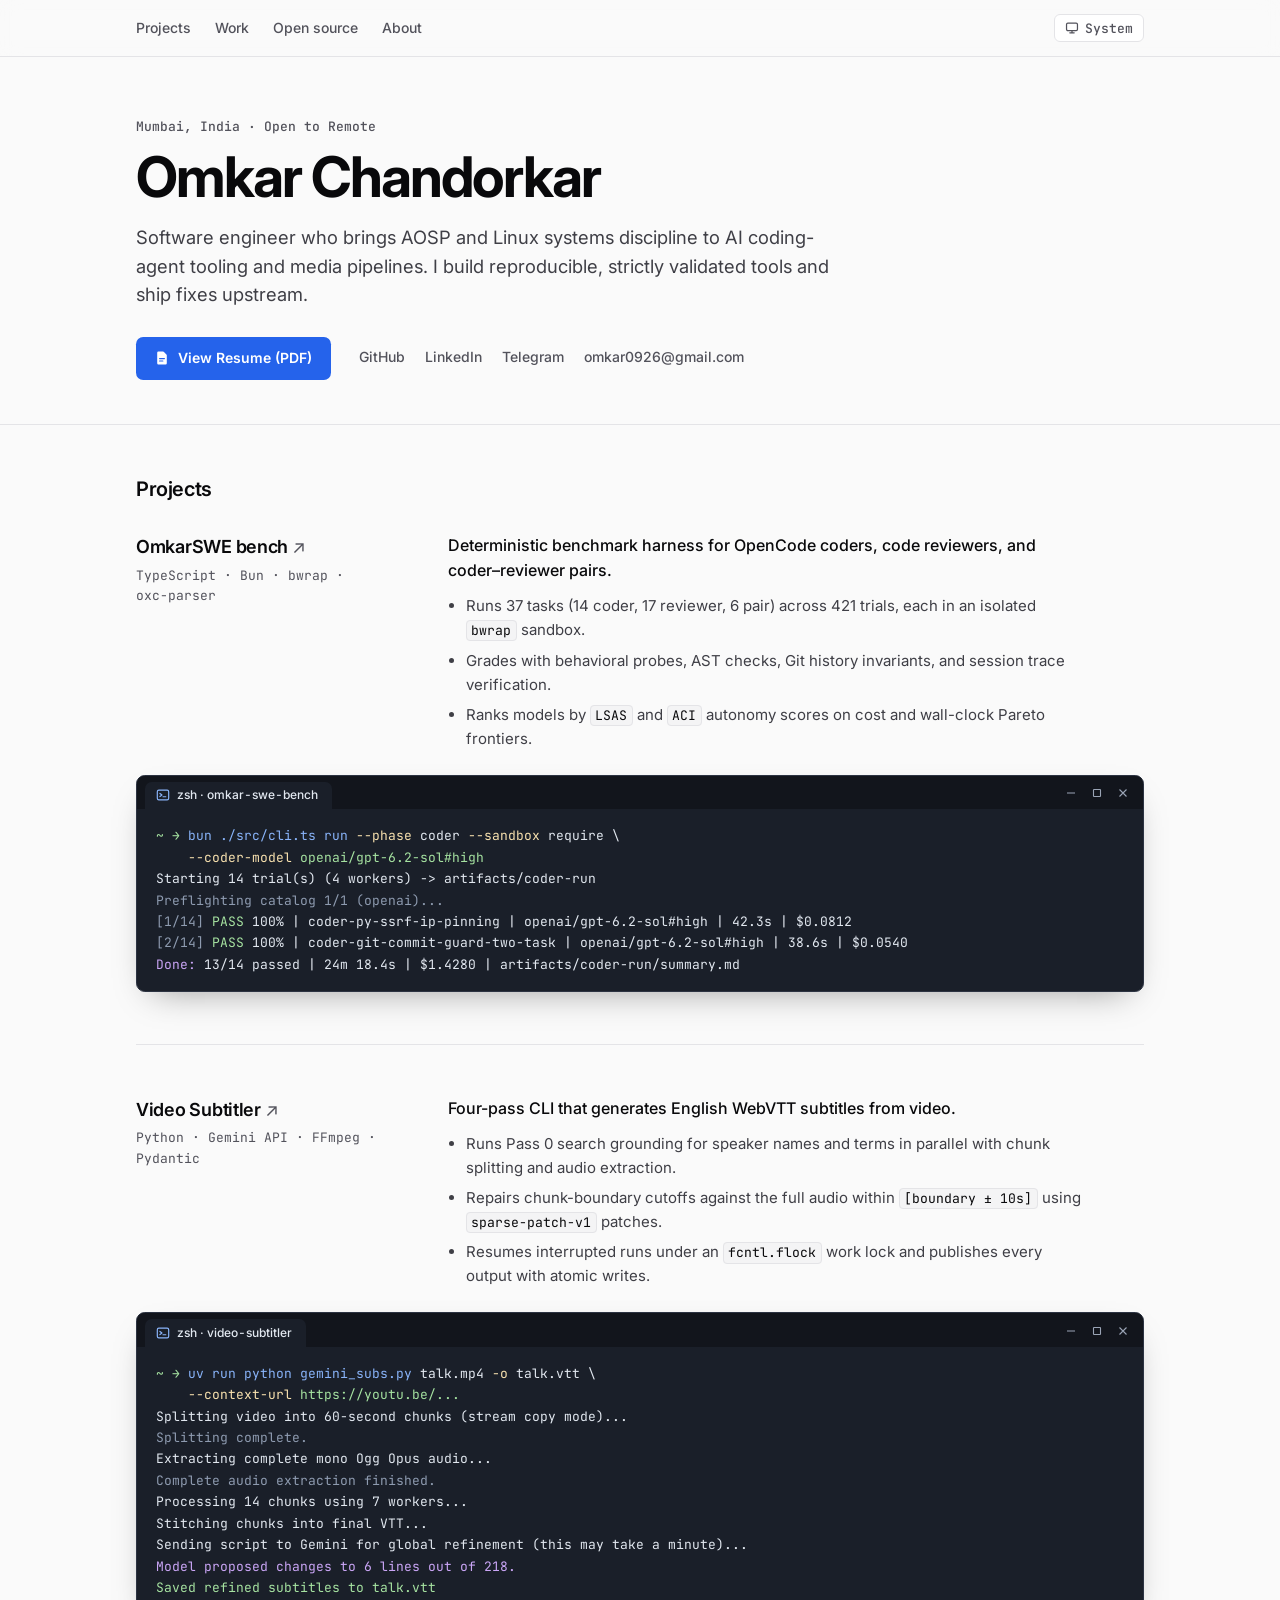
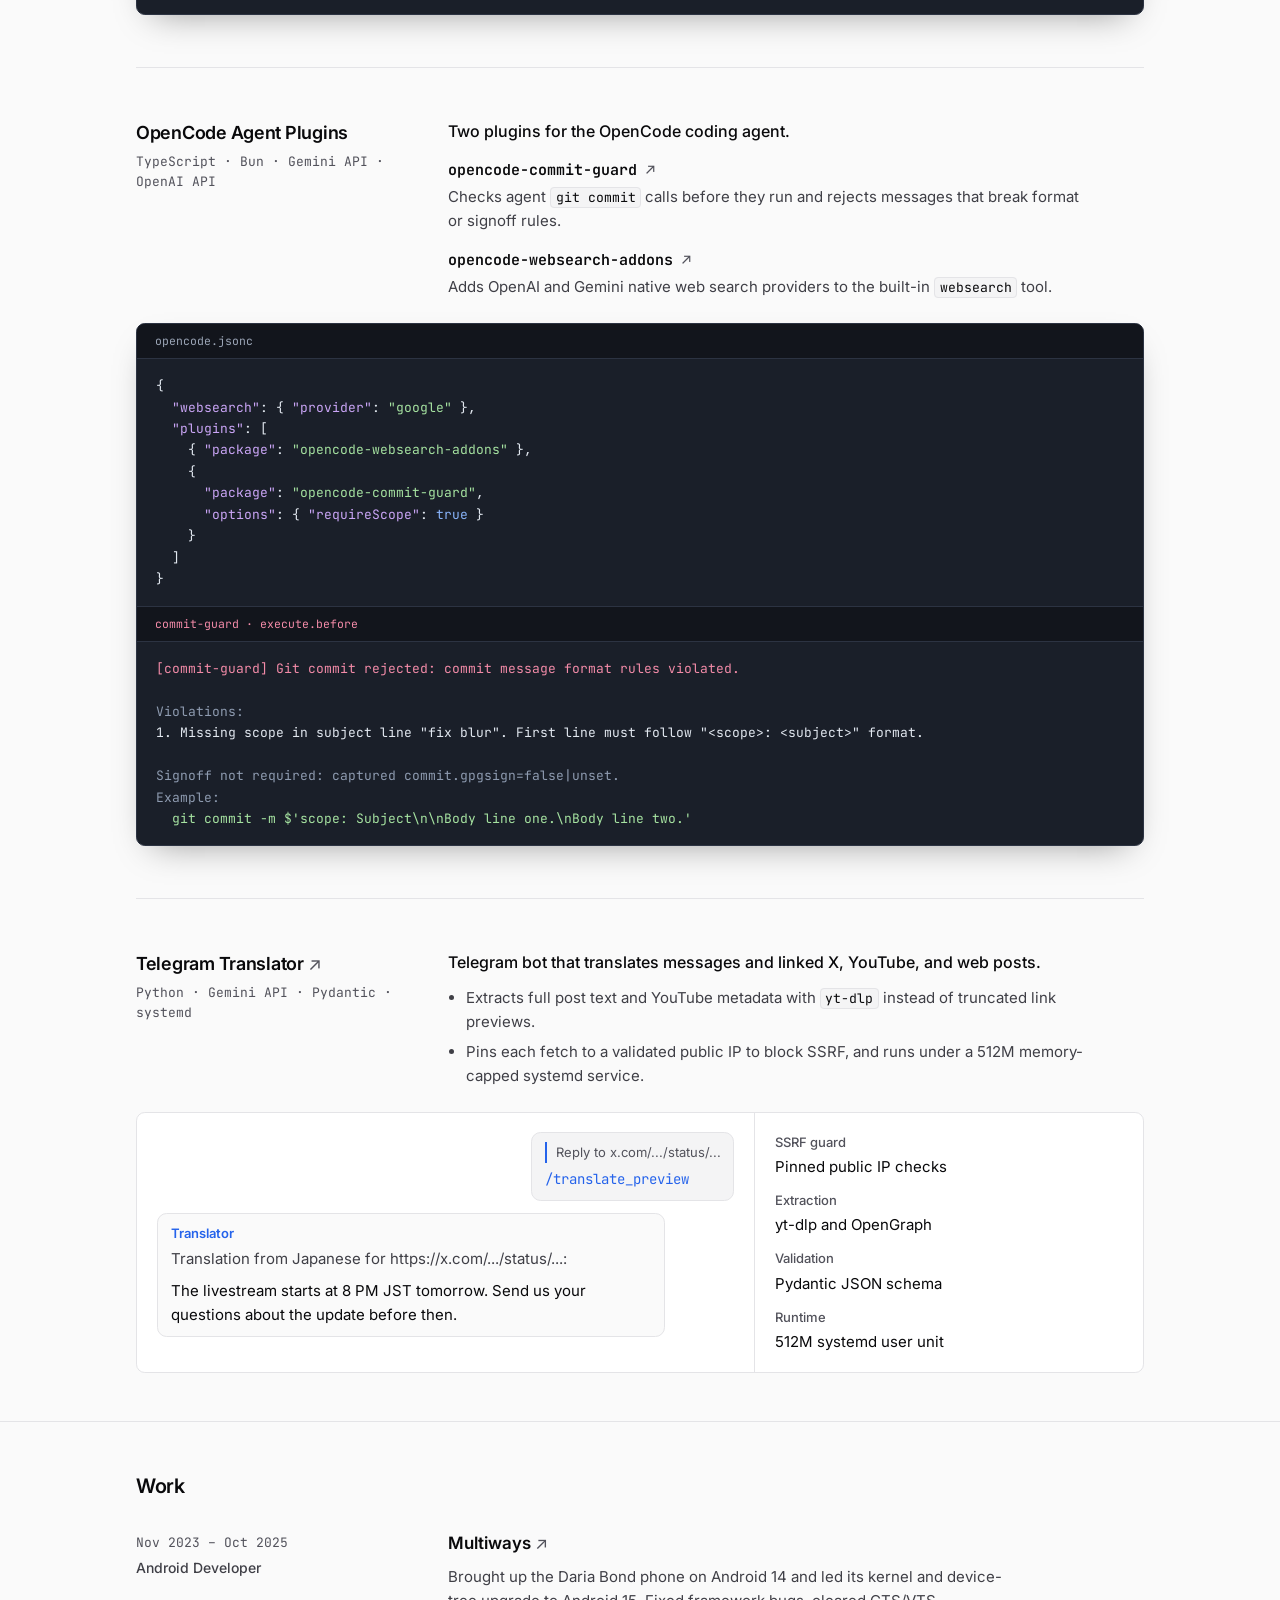
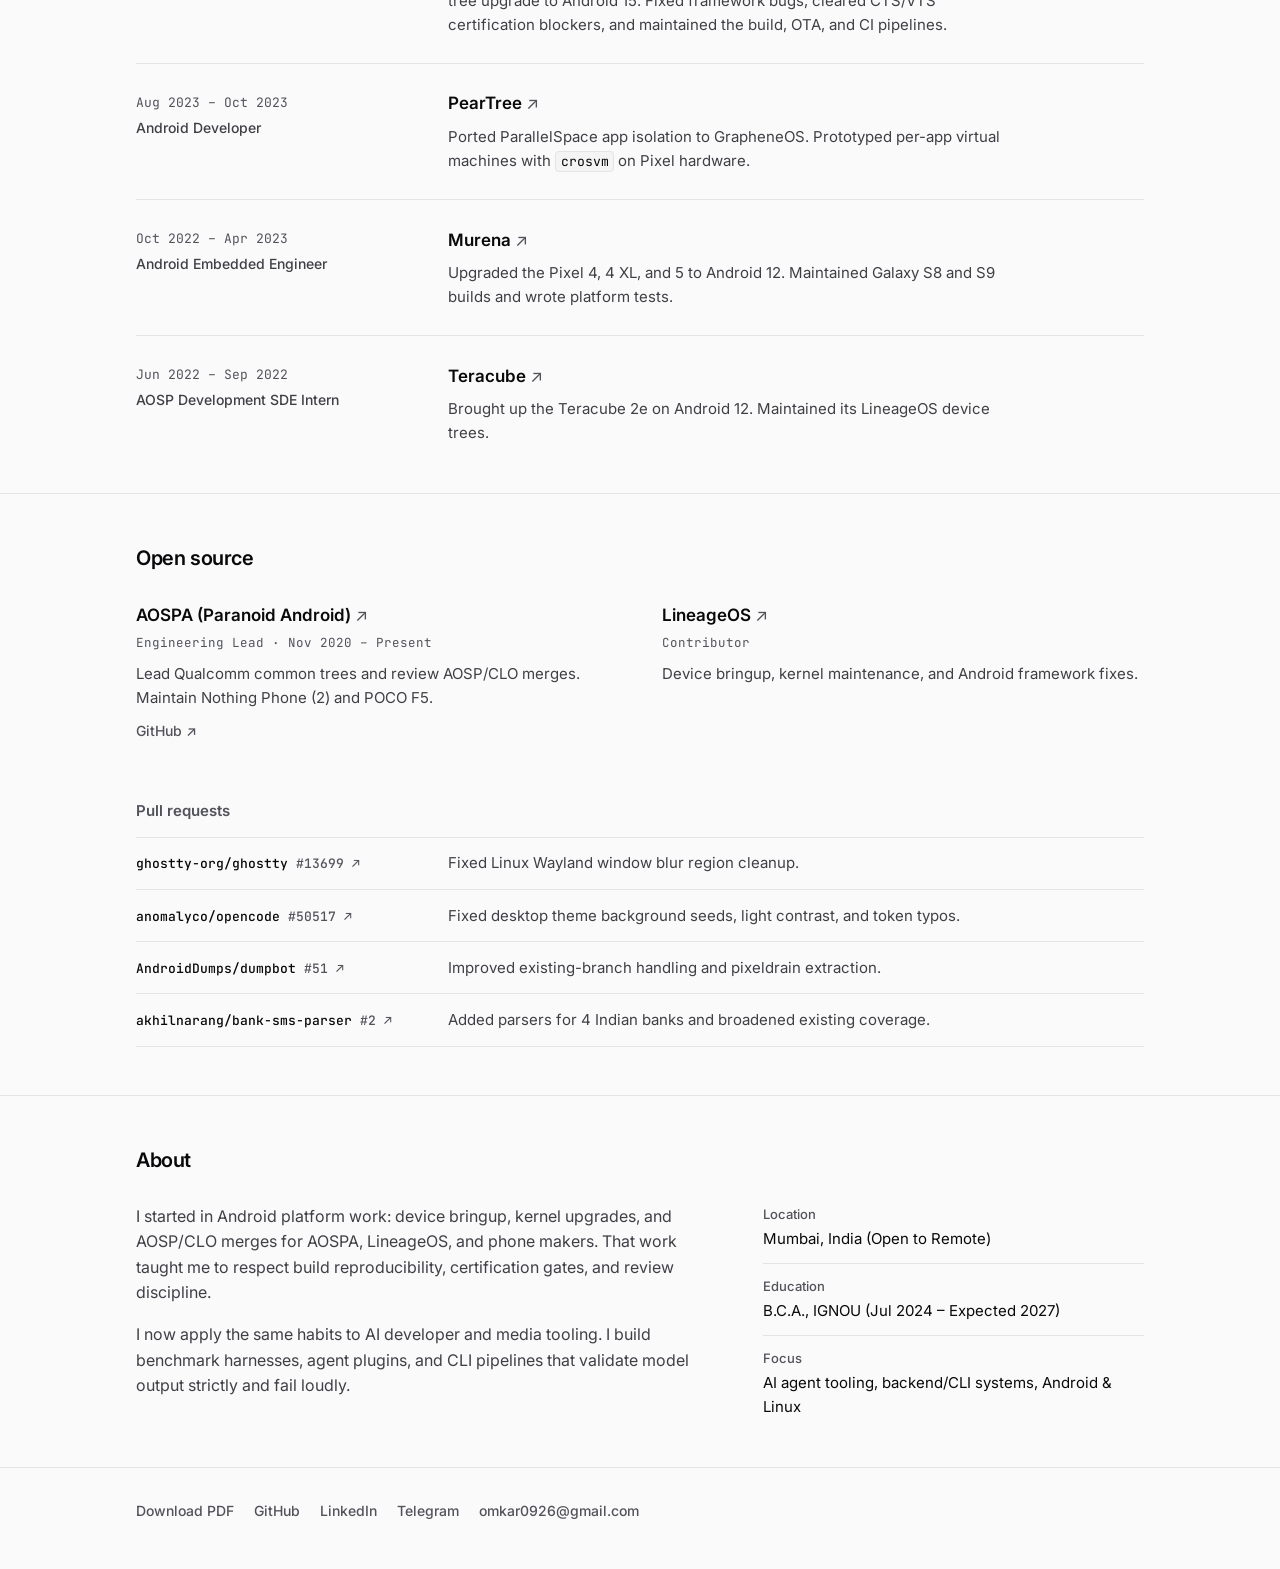
<file: web/index.html>
<!DOCTYPE html>
<html lang="en">
<head>
  <meta charset="UTF-8">
  <meta name="viewport" content="width=device-width, initial-scale=1.0">
  <title>Omkar Chandorkar — Software Engineer</title>
  <meta name="description" content="Omkar Chandorkar — Software engineer building AI coding-agent tooling, media utilities, and Android and Linux systems.">
  <link rel="canonical" href="https://gotenksin.github.io/resume/">
  <meta name="theme-color" content="#fafafa" media="(prefers-color-scheme: light)">
  <meta name="theme-color" content="#09090b" media="(prefers-color-scheme: dark)">
  <meta property="og:title" content="Omkar Chandorkar — Software Engineer">
  <meta property="og:description" content="Software engineer building AI coding-agent tooling, media utilities, and Android and Linux systems.">
  <meta property="og:type" content="website">
  <meta property="og:url" content="https://gotenksin.github.io/resume/">
  <meta property="og:image" content="https://gotenksin.github.io/resume/og-image.png">
  <meta property="og:image:width" content="1200">
  <meta property="og:image:height" content="630">
  <meta property="og:image:alt" content="Omkar Chandorkar — Software Engineer, Systems and AI Tooling">
  <meta name="twitter:card" content="summary_large_image">
  <link rel="icon" href="data:image/svg+xml,%3Csvg xmlns='http://www.w3.org/2000/svg' viewBox='0 0 32 32'%3E%3Crect width='32' height='32' rx='7' fill='%2309090b'/%3E%3Ctext x='16' y='21.5' text-anchor='middle' font-family='monospace' font-size='14' font-weight='700' fill='%23f4f4f5'%3EOC%3C/text%3E%3C/svg%3E">
  <link rel="preconnect" href="https://fonts.googleapis.com">
  <link rel="preconnect" href="https://fonts.gstatic.com" crossorigin>
  <link href="https://fonts.googleapis.com/css2?family=Inter:wght@400;500;600;700&family=JetBrains+Mono:wght@400;500;600&display=swap" rel="stylesheet">
  <script>
    (() => {
      try {
        const t = localStorage.getItem("theme");
        if (t === "light" || t === "dark") document.documentElement.dataset.theme = t;
      } catch {}
    })();
  </script>
  <link rel="stylesheet" href="styles.css">
  <script src="app.js" defer></script>
</head>
<body>
  <a class="skip-link" href="#main-content">Skip to content</a>

  <svg style="display:none" aria-hidden="true">
    <symbol id="i-monitor" viewBox="0 0 16 16">
      <g fill="none" stroke="currentColor" stroke-width="1.4" stroke-linecap="round" stroke-linejoin="round">
        <rect x="1.75" y="2.5" width="12.5" height="8.5" rx="1.5" />
        <path d="M5.5 13.5h5M8 11v2.5" />
      </g>
    </symbol>
    <symbol id="i-sun" viewBox="0 0 16 16">
      <g fill="none" stroke="currentColor" stroke-width="1.4" stroke-linecap="round">
        <circle cx="8" cy="8" r="2.75" />
        <path d="M8 1.5v1.5M8 13v1.5M1.5 8H3M13 8h1.5M3.4 3.4l1.06 1.06M11.54 11.54l1.06 1.06M3.4 12.6l1.06-1.06M11.54 4.46l1.06-1.06" />
      </g>
    </symbol>
    <symbol id="i-moon" viewBox="0 0 16 16">
      <path d="M13.5 9.6A5.75 5.75 0 0 1 6.4 2.5a5.75 5.75 0 1 0 7.1 7.1Z" fill="none" stroke="currentColor" stroke-width="1.4" stroke-linejoin="round" />
    </symbol>
    <symbol id="i-shell" viewBox="0 0 16 16">
      <g fill="none" stroke="currentColor" stroke-width="1.35" stroke-linecap="round" stroke-linejoin="round">
        <rect x="1.5" y="2.5" width="13" height="11" rx="1.8" />
        <path d="M4.5 6.2 6.8 8 4.5 9.8M8 10h3.2" />
      </g>
    </symbol>
    <symbol id="i-min" viewBox="0 0 10 10">
      <path d="M1 5h8" stroke="currentColor" stroke-width="1.1" />
    </symbol>
    <symbol id="i-max" viewBox="0 0 10 10">
      <rect x="1.5" y="1.5" width="7" height="7" rx="0.6" fill="none" stroke="currentColor" stroke-width="1.1" />
    </symbol>
    <symbol id="i-close" viewBox="0 0 10 10">
      <path d="M1.5 1.5l7 7M8.5 1.5l-7 7" stroke="currentColor" stroke-width="1.1" />
    </symbol>
    <symbol id="i-file" viewBox="0 0 20 20">
      <path fill="currentColor" fill-rule="evenodd" d="M4 3.5A1.5 1.5 0 0 1 5.5 2h5.88a1.5 1.5 0 0 1 1.06.44l3.12 3.12a1.5 1.5 0 0 1 .44 1.06v9.88a1.5 1.5 0 0 1-1.5 1.5h-9A1.5 1.5 0 0 1 4 16.5v-13ZM7 10a.75.75 0 0 0 0 1.5h6a.75.75 0 0 0 0-1.5H7Zm0 3a.75.75 0 0 0 0 1.5h4a.75.75 0 0 0 0-1.5H7Z" clip-rule="evenodd" />
    </symbol>
  </svg>

  <header class="top-bar">
    <div class="wrap top-bar-inner">
      <nav class="site-nav" aria-label="Primary">
        <a href="#projects">Projects</a>
        <a href="#work">Work</a>
        <a href="#open-source">Open source</a>
        <a href="#about">About</a>
      </nav>
      <button type="button" class="theme-toggle" data-theme-toggle aria-label="Color theme: System. Click to switch.">
        <svg aria-hidden="true"><use data-theme-icon href="#i-monitor" /></svg>
        <span data-theme-label>System</span>
      </button>
    </div>
  </header>

  <main id="main-content" tabindex="-1">
    <section class="hero" aria-label="Introduction">
      <div class="wrap">
        <p class="eyebrow">Mumbai, India · Open to Remote</p>
        <h1 class="hero-name">Omkar Chandorkar</h1>
        <p class="hero-bio">
          Software engineer who brings AOSP and Linux systems discipline to AI coding-agent tooling and media pipelines.
          I build reproducible, strictly validated tools and ship fixes upstream.
        </p>

        <div class="hero-actions">
          <a href="Omkar_Chandorkar.pdf" target="_blank" rel="noopener noreferrer" class="btn-primary">
            <svg aria-hidden="true"><use href="#i-file" /></svg>
            View Resume (PDF)
          </a>
          <div class="contact-links">
            <a href="https://github.com/gotenksIN" target="_blank" rel="noopener noreferrer">GitHub</a>
            <a href="https://www.linkedin.com/in/omkarch" target="_blank" rel="noopener noreferrer">LinkedIn</a>
            <a href="https://t.me/gotenksIN" target="_blank" rel="noopener noreferrer">Telegram</a>
            <a href="mailto:omkar0926@gmail.com">omkar0926@gmail.com</a>
          </div>
        </div>
      </div>
    </section>

    <section id="projects" class="section" aria-labelledby="projects-heading">
      <div class="wrap">
        <h2 id="projects-heading" class="section-title">Projects</h2>

        <div class="projects-grid">
          <article class="project-row">
            <div class="project-header">
              <div class="project-meta">
                <div class="project-title-row">
                  <h3>
                    <a href="https://github.com/gotenksIN/omkar-swe-bench" target="_blank" rel="noopener noreferrer">
                      OmkarSWE bench <span class="ext" aria-hidden="true">↗</span>
                    </a>
                  </h3>
                </div>
                <p class="stack-line">TypeScript · Bun · bwrap · <span class="nowrap">oxc-parser</span></p>
              </div>
              <div class="project-details">
                <p class="project-summary">Deterministic benchmark harness for OpenCode coders, code reviewers, and coder–reviewer pairs.</p>
                <ul class="bullet-list">
                  <li>Runs 37 tasks (14 coder, 17 reviewer, 6 pair) across 421 trials, each in an isolated <code>bwrap</code> sandbox.</li>
                  <li>Grades with behavioral probes, AST checks, Git history invariants, and session trace verification.</li>
                  <li>Ranks models by <code>LSAS</code> and <code>ACI</code> autonomy scores on cost and wall-clock Pareto frontiers.</li>
                </ul>
              </div>
            </div>

            <figure class="preview">
              <div class="terminal">
                <div class="wt-titlebar" aria-hidden="true">
                  <div class="wt-tab">
                    <svg class="wt-tab-icon"><use href="#i-shell" /></svg>
                    <span class="wt-tab-title">zsh · omkar-swe-bench</span>
                  </div>
                  <div class="wt-caption">
                    <svg><use href="#i-min" /></svg>
                    <svg><use href="#i-max" /></svg>
                    <svg><use href="#i-close" /></svg>
                  </div>
                </div>
                <pre class="terminal-body" tabindex="0"><code><span class="t-prompt">~ →</span> <span class="t-cmd">bun ./src/cli.ts run</span> <span class="t-flag">--phase</span> coder <span class="t-flag">--sandbox</span> require \
    <span class="t-flag">--coder-model</span> <span class="t-str">openai/gpt-6.2-sol#high</span>
Starting 14 trial(s) (4 workers) -&gt; artifacts/coder-run
<span class="t-dim">Preflighting catalog 1/1 (openai)...</span>
<span class="t-dim">[1/14]</span> <span class="t-ok">PASS</span> 100% | coder-py-ssrf-ip-pinning | openai/gpt-6.2-sol#high | 42.3s | $0.0812
<span class="t-dim">[2/14]</span> <span class="t-ok">PASS</span> 100% | coder-git-commit-guard-two-task | openai/gpt-6.2-sol#high | 38.6s | $0.0540
<span class="t-key">Done:</span> 13/14 passed | 24m 18.4s | $1.4280 | artifacts/coder-run/summary.md</code></pre>
              </div>
              <figcaption class="sr-only">Terminal output of an OmkarSWE bench coder run with 14 sandboxed trials.</figcaption>
            </figure>
          </article>

          <article class="project-row">
            <div class="project-header">
              <div class="project-meta">
                <div class="project-title-row">
                  <h3>
                    <a href="https://github.com/gotenksIN/video-subtitler" target="_blank" rel="noopener noreferrer">
                      Video Subtitler <span class="ext" aria-hidden="true">↗</span>
                    </a>
                  </h3>
                </div>
                <p class="stack-line">Python · Gemini API · FFmpeg · Pydantic</p>
              </div>
              <div class="project-details">
                <p class="project-summary">Four-pass CLI that generates English WebVTT subtitles from video.</p>
                <ul class="bullet-list">
                  <li>Runs Pass 0 search grounding for speaker names and terms in parallel with chunk splitting and audio extraction.</li>
                  <li>Repairs chunk-boundary cutoffs against the full audio within <code>[boundary ± 10s]</code> using <code>sparse-patch-v1</code> patches.</li>
                  <li>Resumes interrupted runs under an <code>fcntl.flock</code> work lock and publishes every output with atomic writes.</li>
                </ul>
              </div>
            </div>

            <figure class="preview">
              <div class="terminal">
                <div class="wt-titlebar" aria-hidden="true">
                  <div class="wt-tab">
                    <svg class="wt-tab-icon"><use href="#i-shell" /></svg>
                    <span class="wt-tab-title">zsh · video-subtitler</span>
                  </div>
                  <div class="wt-caption">
                    <svg><use href="#i-min" /></svg>
                    <svg><use href="#i-max" /></svg>
                    <svg><use href="#i-close" /></svg>
                  </div>
                </div>
                <pre class="terminal-body" tabindex="0"><code><span class="t-prompt">~ →</span> <span class="t-cmd">uv run python gemini_subs.py</span> talk.mp4 <span class="t-flag">-o</span> talk.vtt \
    <span class="t-flag">--context-url</span> <span class="t-str">https://youtu.be/...</span>
Splitting video into 60-second chunks (stream copy mode)...
<span class="t-dim">Splitting complete.</span>
Extracting complete mono Ogg Opus audio...
<span class="t-dim">Complete audio extraction finished.</span>
Processing 14 chunks using 7 workers...
Stitching chunks into final VTT...
Sending script to Gemini for global refinement (this may take a minute)...
<span class="t-key">Model proposed changes to 6 lines out of 218.</span>
<span class="t-ok">Saved refined subtitles to talk.vtt</span></code></pre>
              </div>
              <figcaption class="sr-only">Terminal output of a Video Subtitler run that splits, transcribes, and refines a talk.</figcaption>
            </figure>
          </article>

          <article class="project-row">
            <div class="project-header">
              <div class="project-meta">
                <div class="project-title-row">
                  <h3>OpenCode Agent Plugins</h3>
                </div>
                <p class="stack-line">TypeScript · Bun · Gemini API · OpenAI API</p>
              </div>
              <div class="project-details">
                <p class="project-summary">Two plugins for the OpenCode coding agent.</p>
                <ul class="plugin-list">
                  <li>
                    <h4>
                      <a href="https://github.com/gotenksIN/opencode-commit-guard" target="_blank" rel="noopener noreferrer">
                        opencode-commit-guard <span class="ext" aria-hidden="true">↗</span>
                      </a>
                    </h4>
                    <p>Checks agent <code>git commit</code> calls before they run and rejects messages that break format or signoff rules.</p>
                  </li>
                  <li>
                    <h4>
                      <a href="https://github.com/gotenksIN/opencode-websearch-addons" target="_blank" rel="noopener noreferrer">
                        opencode-websearch-addons <span class="ext" aria-hidden="true">↗</span>
                      </a>
                    </h4>
                    <p>Adds OpenAI and Gemini native web search providers to the built-in <code>websearch</code> tool.</p>
                  </li>
                </ul>
              </div>
            </div>

            <figure class="preview">
              <div class="terminal">
                <div class="pane-label" aria-hidden="true">opencode.jsonc</div>
                <pre class="terminal-body" tabindex="0"><code>{
  <span class="t-key">"websearch"</span>: { <span class="t-key">"provider"</span>: <span class="t-str">"google"</span> },
  <span class="t-key">"plugins"</span>: [
    { <span class="t-key">"package"</span>: <span class="t-str">"opencode-websearch-addons"</span> },
    {
      <span class="t-key">"package"</span>: <span class="t-str">"opencode-commit-guard"</span>,
      <span class="t-key">"options"</span>: { <span class="t-key">"requireScope"</span>: <span class="t-cmd">true</span> }
    }
  ]
}</code></pre>
                <div class="pane-label pane-label-error" aria-hidden="true">commit-guard · execute.before</div>
                <pre class="terminal-body" tabindex="0"><code><span class="t-err">[commit-guard] Git commit rejected: commit message format rules violated.</span>

<span class="t-dim">Violations:</span>
1. Missing scope in subject line "fix blur". First line must follow "&lt;scope&gt;: &lt;subject&gt;" format.

<span class="t-dim">Signoff not required: captured commit.gpgsign=false|unset.</span>
<span class="t-dim">Example:</span>
  <span class="t-ok">git commit -m $'scope: Subject\n\nBody line one.\nBody line two.'</span></code></pre>
              </div>
              <figcaption class="sr-only">An opencode.jsonc file that enables both plugins, and the error commit guard returns for the commit message "fix blur".</figcaption>
            </figure>
          </article>

          <article class="project-row">
            <div class="project-header">
              <div class="project-meta">
                <div class="project-title-row">
                  <h3>
                    <a href="https://github.com/gotenksIN/telegram-translator" target="_blank" rel="noopener noreferrer">
                      Telegram Translator <span class="ext" aria-hidden="true">↗</span>
                    </a>
                  </h3>
                </div>
                <p class="stack-line">Python · Gemini API · Pydantic · systemd</p>
              </div>
              <div class="project-details">
                <p class="project-summary">Telegram bot that translates messages and linked X, YouTube, and web posts.</p>
                <ul class="bullet-list">
                  <li>Extracts full post text and YouTube metadata with <code>yt-dlp</code> instead of truncated link previews.</li>
                  <li>Pins each fetch to a validated public IP to block SSRF, and runs under a 512M memory-capped systemd service.</li>
                </ul>
              </div>
            </div>

            <figure class="preview">
              <div class="tg-card">
                <div class="tg-thread">
                  <div class="tg-msg tg-msg-out">
                    <p class="tg-quote">Reply to x.com/.../status/...</p>
                    <p class="tg-command">/translate_preview</p>
                  </div>
                  <div class="tg-msg tg-msg-in">
                    <p class="tg-sender">Translator</p>
                    <p class="tg-source">Translation from Japanese for https://x.com/.../status/...:</p>
                    <p>The livestream starts at 8 PM JST tomorrow. Send us your questions about the update before then.</p>
                  </div>
                </div>
                <dl class="tg-specs">
                  <div>
                    <dt>SSRF guard</dt>
                    <dd>Pinned public IP checks</dd>
                  </div>
                  <div>
                    <dt>Extraction</dt>
                    <dd>yt-dlp and OpenGraph</dd>
                  </div>
                  <div>
                    <dt>Validation</dt>
                    <dd>Pydantic JSON schema</dd>
                  </div>
                  <div>
                    <dt>Runtime</dt>
                    <dd>512M systemd user unit</dd>
                  </div>
                </dl>
              </div>
              <figcaption class="sr-only">A Telegram chat where a /translate_preview reply to an X post returns an English translation from Japanese.</figcaption>
            </figure>
          </article>
        </div>
      </div>
    </section>

    <section id="work" class="section" aria-labelledby="work-heading">
      <div class="wrap">
        <h2 id="work-heading" class="section-title">Work</h2>

        <div class="work-list">
          <article class="work-item">
            <div class="work-meta">
              <span class="work-date">Nov 2023 – Oct 2025</span>
              <span class="work-role">Android Developer</span>
            </div>
            <div class="work-content">
              <h3>
                <a href="https://multiways.io/" target="_blank" rel="noopener noreferrer">
                  Multiways <span class="ext" aria-hidden="true">↗</span>
                </a>
              </h3>
              <p>Brought up the Daria Bond phone on Android 14 and led its kernel and device-tree upgrade to Android 15. Fixed framework bugs, cleared CTS/VTS certification blockers, and maintained the build, OTA, and CI pipelines.</p>
            </div>
          </article>

          <article class="work-item">
            <div class="work-meta">
              <span class="work-date">Aug 2023 – Oct 2023</span>
              <span class="work-role">Android Developer</span>
            </div>
            <div class="work-content">
              <h3>
                <a href="https://peartree.to/" target="_blank" rel="noopener noreferrer">
                  PearTree <span class="ext" aria-hidden="true">↗</span>
                </a>
              </h3>
              <p>Ported ParallelSpace app isolation to GrapheneOS. Prototyped per-app virtual machines with <code>crosvm</code> on Pixel hardware.</p>
            </div>
          </article>

          <article class="work-item">
            <div class="work-meta">
              <span class="work-date">Oct 2022 – Apr 2023</span>
              <span class="work-role">Android Embedded Engineer</span>
            </div>
            <div class="work-content">
              <h3>
                <a href="https://murena.com/" target="_blank" rel="noopener noreferrer">
                  Murena <span class="ext" aria-hidden="true">↗</span>
                </a>
              </h3>
              <p>Upgraded the Pixel 4, 4 XL, and 5 to Android 12. Maintained Galaxy S8 and S9 builds and wrote platform tests.</p>
            </div>
          </article>

          <article class="work-item">
            <div class="work-meta">
              <span class="work-date">Jun 2022 – Sep 2022</span>
              <span class="work-role">AOSP Development SDE Intern</span>
            </div>
            <div class="work-content">
              <h3>
                <a href="https://myteracube.com/" target="_blank" rel="noopener noreferrer">
                  Teracube <span class="ext" aria-hidden="true">↗</span>
                </a>
              </h3>
              <p>Brought up the Teracube 2e on Android 12. Maintained its LineageOS device trees.</p>
            </div>
          </article>
        </div>
      </div>
    </section>

    <section id="open-source" class="section" aria-labelledby="oss-heading">
      <div class="wrap">
        <h2 id="oss-heading" class="section-title">Open source</h2>

        <div class="oss-maint">
          <article class="oss-item">
            <h3>
              <a href="https://aospa.co/" target="_blank" rel="noopener noreferrer">
                AOSPA (Paranoid Android) <span class="ext" aria-hidden="true">↗</span>
              </a>
            </h3>
            <p class="oss-meta">Engineering Lead · Nov 2020 – Present</p>
            <p class="oss-desc">Lead Qualcomm common trees and review AOSP/CLO merges. Maintain Nothing Phone (2) and POCO F5.</p>
            <a class="oss-secondary" href="https://github.com/AOSPA" target="_blank" rel="noopener noreferrer">GitHub <span aria-hidden="true">↗</span></a>
          </article>

          <article class="oss-item">
            <h3>
              <a href="https://github.com/LineageOS" target="_blank" rel="noopener noreferrer">
                LineageOS <span class="ext" aria-hidden="true">↗</span>
              </a>
            </h3>
            <p class="oss-meta">Contributor</p>
            <p class="oss-desc">Device bringup, kernel maintenance, and Android framework fixes.</p>
          </article>
        </div>

        <h3 class="subsection-title">Pull requests</h3>
        <ul class="pr-list">
          <li>
            <a href="https://github.com/ghostty-org/ghostty/pull/13699" target="_blank" rel="noopener noreferrer">
              <span class="pr-repo">ghostty-org/ghostty <span class="pr-num">#13699</span> <span class="ext" aria-hidden="true">↗</span></span>
              <span class="pr-desc">Fixed Linux Wayland window blur region cleanup.</span>
            </a>
          </li>
          <li>
            <a href="https://github.com/anomalyco/opencode/pull/50517" target="_blank" rel="noopener noreferrer">
              <span class="pr-repo">anomalyco/opencode <span class="pr-num">#50517</span> <span class="ext" aria-hidden="true">↗</span></span>
              <span class="pr-desc">Fixed desktop theme background seeds, light contrast, and token typos.</span>
            </a>
          </li>
          <li>
            <a href="https://github.com/AndroidDumps/dumpbot/pull/51" target="_blank" rel="noopener noreferrer">
              <span class="pr-repo">AndroidDumps/dumpbot <span class="pr-num">#51</span> <span class="ext" aria-hidden="true">↗</span></span>
              <span class="pr-desc">Improved existing-branch handling and pixeldrain extraction.</span>
            </a>
          </li>
          <li>
            <a href="https://github.com/akhilnarang/bank-sms-parser/pull/2" target="_blank" rel="noopener noreferrer">
              <span class="pr-repo">akhilnarang/bank-sms-parser <span class="pr-num">#2</span> <span class="ext" aria-hidden="true">↗</span></span>
              <span class="pr-desc">Added parsers for 4 Indian banks and broadened existing coverage.</span>
            </a>
          </li>
        </ul>
      </div>
    </section>

    <section id="about" class="section" aria-labelledby="about-heading">
      <div class="wrap">
        <h2 id="about-heading" class="section-title">About</h2>

        <div class="about-grid">
          <div class="about-text">
            <p>I started in Android platform work: device bringup, kernel upgrades, and AOSP/CLO merges for AOSPA, LineageOS, and phone makers. That work taught me to respect build reproducibility, certification gates, and review discipline.</p>
            <p>I now apply the same habits to AI developer and media tooling. I build benchmark harnesses, agent plugins, and CLI pipelines that validate model output strictly and fail loudly.</p>
          </div>

          <dl class="facts">
            <div>
              <dt>Location</dt>
              <dd>Mumbai, India (Open to Remote)</dd>
            </div>
            <div>
              <dt>Education</dt>
              <dd>B.C.A., IGNOU (Jul 2024 – Expected 2027)</dd>
            </div>
            <div>
              <dt>Focus</dt>
              <dd>AI agent tooling, backend/CLI systems, Android &amp; Linux</dd>
            </div>
          </dl>
        </div>
      </div>
    </section>
  </main>

  <footer class="footer">
    <div class="wrap">
      <div class="contact-links">
        <a href="Omkar_Chandorkar.pdf" download="Omkar_Chandorkar.pdf">Download PDF</a>
        <a href="https://github.com/gotenksIN" target="_blank" rel="noopener noreferrer">GitHub</a>
        <a href="https://www.linkedin.com/in/omkarch" target="_blank" rel="noopener noreferrer">LinkedIn</a>
        <a href="https://t.me/gotenksIN" target="_blank" rel="noopener noreferrer">Telegram</a>
        <a href="mailto:omkar0926@gmail.com">omkar0926@gmail.com</a>
      </div>
    </div>
  </footer>
</body>
</html>
</file>
<file: web/styles.css>
:root {
  color-scheme: light dark;

  --bg: light-dark(#fafafa, #09090b);
  --surface: light-dark(#ffffff, #111114);
  --surface-subtle: light-dark(#f4f4f5, #18181b);
  --text: light-dark(#09090b, #f4f4f5);
  --text-secondary: light-dark(#3f3f46, #d4d4d8);
  --muted: light-dark(#52525b, #a1a1aa);
  --border: light-dark(#e4e4e7, #27272a);
  --border-strong: light-dark(#d4d4d8, #3f3f46);
  --accent: light-dark(#2563eb, #60a5fa);
  --btn-bg: #2563eb;
  --btn-hover: #1d4ed8;
  --accent-ink: #ffffff;

  --term-bg: #1a1f29;
  --term-chrome: #12151c;
  --term-border: light-dark(#2c3342, #282e3b);
  --term-text: #e2e8f0;
  --term-muted: #9aa4b5;
  --term-dim: #8e9bb0;
  --term-cmd: #89b4fa;
  --term-key: #cba6f7;
  --term-str: #a6e3a1;
  --term-ok: #a6e3a1;
  --term-err: #f38ba8;
  --term-flag: #f9e2af;
  --term-scroll: #4a5468;

  --font-sans: "Inter", -apple-system, BlinkMacSystemFont, "Segoe UI", Roboto, sans-serif;
  --font-mono: "JetBrains Mono", ui-monospace, SFMono-Regular, Menlo, Monaco, Consolas, monospace;

  --max-w: 68rem;
  --rail-w: 17rem;
  --ease: cubic-bezier(0.22, 1, 0.36, 1);
}

:root[data-theme="light"] {
  color-scheme: light;
}

:root[data-theme="dark"] {
  color-scheme: dark;
}

*,
*::before,
*::after {
  box-sizing: border-box;
  margin: 0;
  padding: 0;
}

html {
  scroll-behavior: smooth;
}

[id] {
  scroll-margin-top: 4.5rem;
}

body {
  font-family: var(--font-sans);
  font-size: 1rem;
  line-height: 1.6;
  color: var(--text);
  background-color: var(--bg);
  -webkit-font-smoothing: antialiased;
}

a {
  color: inherit;
  text-decoration: none;
}

code {
  font-family: var(--font-mono);
  font-size: 0.875em;
}

a:focus-visible,
button:focus-visible,
pre:focus-visible {
  outline: 2px solid var(--accent);
  outline-offset: 3px;
  border-radius: 0.25rem;
}

main:focus {
  outline: none;
}

.wrap {
  max-width: var(--max-w);
  margin: 0 auto;
  padding-left: clamp(1.25rem, 4vw, 2.5rem);
  padding-right: clamp(1.25rem, 4vw, 2.5rem);
}

/* Accessibility helpers */
.skip-link {
  position: absolute;
  top: 0.75rem;
  left: 0.75rem;
  z-index: 50;
  padding: 0.5rem 0.9rem;
  border-radius: 0.375rem;
  background-color: var(--btn-bg);
  color: var(--accent-ink);
  font-size: 0.875rem;
  font-weight: 600;
  transform: translateY(calc(-100% - 1rem));
  transition: transform 160ms var(--ease);
}

.skip-link:focus,
.skip-link:focus-visible {
  transform: translateY(0);
}

.sr-only {
  position: absolute;
  width: 1px;
  height: 1px;
  padding: 0;
  margin: -1px;
  overflow: hidden;
  clip: rect(0, 0, 0, 0);
  white-space: nowrap;
  border: 0;
}

/* Top bar */
.top-bar {
  position: sticky;
  top: 0;
  z-index: 20;
  border-bottom: 1px solid var(--border);
  background-color: color-mix(in srgb, var(--bg) 86%, transparent);
  backdrop-filter: blur(10px);
}

.top-bar-inner {
  display: flex;
  align-items: center;
  justify-content: space-between;
  gap: 1rem;
  min-height: 3.5rem;
}

.site-nav {
  display: flex;
  flex-wrap: wrap;
  align-items: center;
  gap: 0.5rem 1.5rem;
}

.site-nav a {
  font-size: 0.875rem;
  font-weight: 500;
  color: var(--muted);
  white-space: nowrap;
  transition: color 160ms var(--ease);
}

.site-nav a:hover,
.site-nav a.is-active {
  color: var(--text);
}

.site-nav a.is-active {
  text-decoration: underline;
  text-decoration-color: var(--accent);
  text-decoration-thickness: 2px;
  text-underline-offset: 0.45em;
}

.theme-toggle {
  appearance: none;
  display: inline-flex;
  align-items: center;
  gap: 0.38rem;
  font-family: var(--font-mono);
  font-size: 0.8125rem;
  font-weight: 500;
  color: var(--muted);
  background: var(--surface);
  border: 1px solid var(--border);
  border-radius: 0.375rem;
  padding: 0.3rem 0.625rem;
  cursor: pointer;
  white-space: nowrap;
  flex-shrink: 0;
  transition: color 160ms var(--ease), border-color 160ms var(--ease);
}

.theme-toggle:hover {
  color: var(--text);
  border-color: var(--border-strong);
}

.theme-toggle svg {
  width: 0.875rem;
  height: 0.875rem;
  flex-shrink: 0;
}

/* Hero */
.hero {
  padding: clamp(2.5rem, 5vw, 3.75rem) 0 clamp(2rem, 4vw, 2.75rem);
  border-bottom: 1px solid var(--border);
}

.eyebrow {
  font-family: var(--font-mono);
  font-size: 0.8125rem;
  font-weight: 500;
  color: var(--muted);
}

.hero-name {
  margin-top: 0.65rem;
  font-size: clamp(2.35rem, 5vw, 3.5rem);
  font-weight: 700;
  line-height: 1.05;
  letter-spacing: -0.035em;
  color: var(--text);
}

.hero-bio {
  margin-top: 1rem;
  font-size: clamp(1.05rem, 1.5vw, 1.15rem);
  line-height: 1.55;
  color: var(--text-secondary);
  max-width: 60ch;
}

.hero-actions {
  margin-top: 1.75rem;
  display: flex;
  flex-wrap: wrap;
  align-items: center;
  gap: 1rem 1.75rem;
}

.btn-primary {
  display: inline-flex;
  align-items: center;
  gap: 0.5rem;
  background-color: var(--btn-bg);
  color: var(--accent-ink);
  font-size: 0.875rem;
  font-weight: 600;
  padding: 0.65rem 1.15rem;
  border-radius: 0.45rem;
  transition: background-color 160ms var(--ease), transform 160ms var(--ease);
}

.btn-primary:hover {
  background-color: var(--btn-hover);
  transform: translateY(-1px);
}

.btn-primary svg {
  width: 1rem;
  height: 1rem;
  flex-shrink: 0;
}

.contact-links {
  display: flex;
  flex-wrap: wrap;
  align-items: center;
  gap: 0.45rem 1.25rem;
}

.contact-links a {
  font-size: 0.875rem;
  font-weight: 500;
  color: var(--muted);
  border-bottom: 1px solid transparent;
  padding-bottom: 1px;
  transition: color 160ms var(--ease), border-color 160ms var(--ease);
}

.contact-links a:hover {
  color: var(--accent);
  border-bottom-color: var(--accent);
}

/* Sections */
.section {
  padding: clamp(2.25rem, 4vw, 3rem) 0;
  border-bottom: 1px solid var(--border);
}

.section-title {
  margin-bottom: clamp(1.25rem, 2.2vw, 1.75rem);
  font-size: 1.25rem;
  font-weight: 600;
  letter-spacing: -0.02em;
  color: var(--text);
}

.nowrap {
  white-space: nowrap;
}

.subsection-title {
  margin-bottom: 0.85rem;
  font-size: 0.9375rem;
  font-weight: 600;
  color: var(--muted);
}

.ext {
  color: var(--muted);
  font-weight: 400;
  white-space: nowrap;
}

/* Projects */
.projects-grid {
  display: flex;
  flex-direction: column;
  gap: 0;
}

.project-row {
  padding: clamp(2.25rem, 4vw, 3.25rem) 0;
  border-top: 1px solid var(--border);
}

.project-row:first-child {
  padding-top: 0;
  border-top: none;
}

.project-row:last-child {
  padding-bottom: 0;
}

.project-header {
  display: grid;
  grid-template-columns: var(--rail-w) minmax(0, 1fr);
  gap: 0.75rem 2.5rem;
  align-items: start;
}

.project-meta,
.project-details {
  min-width: 0;
}

.project-details {
  max-width: 64ch;
}

.project-title-row {
  display: flex;
  flex-wrap: wrap;
  align-items: baseline;
  justify-content: space-between;
  gap: 0.5rem 1rem;
}

.project-title-row h3 {
  font-size: 1.125rem;
  font-weight: 600;
  letter-spacing: -0.015em;
  color: var(--text);
}

.project-title-row h3 a,
.plugin-list h4 a,
.work-content h3 a,
.oss-item h3 a {
  transition: color 160ms var(--ease);
}

.project-title-row h3 a:hover,
.plugin-list h4 a:hover,
.work-content h3 a:hover,
.oss-item h3 a:hover {
  color: var(--accent);
}

.stack-line {
  margin-top: 0.25rem;
  font-family: var(--font-mono);
  font-size: 0.8125rem;
  color: var(--muted);
}

.project-summary {
  margin-top: 0;
  color: var(--text);
  font-weight: 500;
}

.bullet-list {
  margin-top: 0.65rem;
  padding-left: 1.1rem;
  color: var(--text-secondary);
  font-size: 0.9375rem;
}

.bullet-list li + li {
  margin-top: 0.4rem;
}

.bullet-list code,
.plugin-list code,
.work-content code {
  background: var(--surface-subtle);
  border: 1px solid var(--border);
  border-radius: 0.25rem;
  padding: 0.08em 0.35em;
  color: var(--text);
}

.plugin-list {
  margin-top: 0.85rem;
  list-style: none;
  display: flex;
  flex-direction: column;
  gap: 0.9rem;
}

.plugin-list h4 {
  font-family: var(--font-mono);
  font-size: 0.9375rem;
  font-weight: 600;
  color: var(--text);
}

.plugin-list p {
  margin-top: 0.2rem;
  font-size: 0.9375rem;
  color: var(--text-secondary);
}

.preview {
  margin-top: 1.5rem;
  min-width: 0;
}

/* Windows Terminal preview */
.terminal {
  min-width: 0;
  border-radius: 0.55rem;
  border: 1px solid var(--term-border);
  background-color: var(--term-bg);
  color: var(--term-text);
  overflow: hidden;
  box-shadow: 0 14px 34px -16px rgba(0, 0, 0, 0.4);
  font-variant-numeric: tabular-nums;
}

.wt-titlebar {
  display: flex;
  align-items: stretch;
  justify-content: space-between;
  gap: 0.75rem;
  padding: 0.375rem 0.5rem 0 0.5rem;
  background-color: var(--term-chrome);
  user-select: none;
}

.wt-tab {
  display: inline-flex;
  align-items: center;
  gap: 0.45rem;
  min-width: 0;
  padding: 0.38rem 0.85rem 0.42rem 0.7rem;
  border-radius: 0.42rem 0.42rem 0 0;
  background-color: var(--term-bg);
  color: var(--term-text);
  font-family: var(--font-sans);
  font-size: 0.75rem;
  font-weight: 500;
  line-height: 1.2;
}

.wt-tab-icon {
  width: 0.875rem;
  height: 0.875rem;
  color: var(--term-cmd);
  flex-shrink: 0;
}

.wt-tab-title {
  overflow: hidden;
  text-overflow: ellipsis;
  white-space: nowrap;
}

.wt-caption {
  display: flex;
  align-items: center;
  gap: 1rem;
  padding: 0 0.45rem 0.3rem;
  color: var(--term-muted);
  flex-shrink: 0;
}

.wt-caption svg {
  width: 0.625rem;
  height: 0.625rem;
  display: block;
}

.terminal-body {
  padding: 1rem 1.2rem;
  font-family: var(--font-mono);
  font-size: 0.8125rem;
  line-height: 1.65;
  font-variant-ligatures: none;
  white-space: pre;
  overflow-x: auto;
  scrollbar-width: thin;
  scrollbar-color: var(--term-scroll) transparent;
}

.terminal-body code {
  font-size: inherit;
}

.t-prompt { color: var(--term-ok); }
.t-cmd { color: var(--term-cmd); }
.t-flag { color: var(--term-flag); }
.t-str { color: var(--term-str); }
.t-key { color: var(--term-key); }
.t-dim { color: var(--term-dim); }
.t-ok { color: var(--term-ok); }
.t-err { color: var(--term-err); }

/* Split code and error panes */
.pane-label {
  padding: 0.5rem 1.1rem;
  background-color: var(--term-chrome);
  border-bottom: 1px solid var(--term-border);
  font-family: var(--font-mono);
  font-size: 0.71875rem;
  color: var(--term-muted);
  user-select: none;
}

.pane-label-error {
  border-top: 1px solid var(--term-border);
  color: var(--term-err);
}

/* Telegram card */
.tg-card {
  display: grid;
  grid-template-columns: minmax(0, 1.35fr) minmax(0, 0.85fr);
  gap: 0;
  padding: 0;
  border: 1px solid var(--border);
  border-radius: 0.55rem;
  background-color: var(--surface);
  font-size: 0.9375rem;
}

.tg-thread {
  display: flex;
  flex-direction: column;
  gap: 0.75rem;
  padding: 1.15rem 1.25rem;
}

.tg-msg {
  max-width: 88%;
  padding: 0.6rem 0.8rem;
  border-radius: 0.6rem;
  border: 1px solid var(--border);
}

.tg-msg-out {
  align-self: flex-end;
  background-color: var(--surface-subtle);
}

.tg-msg-in {
  align-self: flex-start;
  background-color: var(--bg);
}

.tg-quote {
  padding-left: 0.55rem;
  border-left: 2px solid var(--accent);
  font-size: 0.8125rem;
  color: var(--muted);
}

.tg-command {
  margin-top: 0.3rem;
  font-family: var(--font-mono);
  font-size: 0.875rem;
  color: var(--accent);
}

.tg-sender {
  font-size: 0.8125rem;
  font-weight: 600;
  color: var(--accent);
}

.tg-source {
  margin-top: 0.15rem;
  margin-bottom: 0.5rem;
  color: var(--text-secondary);
  overflow-wrap: anywhere;
}

.tg-msg-in p:last-child {
  color: var(--text);
}

.tg-specs {
  display: flex;
  flex-direction: column;
  gap: 0.7rem;
  padding: 1.15rem 1.25rem;
  border-left: 1px solid var(--border);
}

/* Work */
.work-list {
  display: flex;
  flex-direction: column;
}

.work-item {
  display: grid;
  grid-template-columns: var(--rail-w) minmax(0, 1fr);
  gap: 0.5rem 2.5rem;
  padding: 1.65rem 0;
  border-top: 1px solid var(--border);
  align-items: start;
}

.work-item:first-child {
  padding-top: 0;
  border-top: none;
}

.work-item:last-child {
  padding-bottom: 0;
}

.work-meta {
  display: flex;
  flex-direction: column;
  gap: 0.2rem;
  padding-top: 0.15rem;
}

.work-date {
  font-family: var(--font-mono);
  font-size: 0.8125rem;
  color: var(--muted);
  font-variant-numeric: tabular-nums;
}

.work-role {
  font-size: 0.875rem;
  font-weight: 500;
  color: var(--text-secondary);
}

.work-content h3 {
  font-size: 1.0625rem;
  font-weight: 600;
  color: var(--text);
}

.work-content p {
  margin-top: 0.45rem;
  max-width: 62ch;
  font-size: 0.9375rem;
  color: var(--text-secondary);
}

/* Open source */
.oss-maint {
  display: grid;
  grid-template-columns: repeat(2, minmax(0, 1fr));
  gap: 1.5rem 2.75rem;
  margin-bottom: clamp(2.5rem, 4.5vw, 3.5rem);
}

.oss-item {
  padding-top: 0;
}

.oss-item h3 {
  font-size: 1.0625rem;
  font-weight: 600;
  color: var(--text);
}

.oss-meta {
  margin-top: 0.2rem;
  font-family: var(--font-mono);
  font-size: 0.78125rem;
  color: var(--muted);
  font-variant-numeric: tabular-nums;
}

.oss-desc {
  margin-top: 0.6rem;
  max-width: 62ch;
  font-size: 0.9375rem;
  color: var(--text-secondary);
}

.oss-secondary {
  display: inline-block;
  margin-top: 0.6rem;
  font-size: 0.875rem;
  font-weight: 500;
  color: var(--muted);
  border-bottom: 1px solid transparent;
  transition: color 160ms var(--ease), border-color 160ms var(--ease);
}

.oss-secondary:hover {
  color: var(--accent);
  border-bottom-color: var(--accent);
}

.pr-list {
  list-style: none;
  border-bottom: 1px solid var(--border);
}

.pr-list li {
  border-top: 1px solid var(--border);
}

.pr-list a {
  display: grid;
  grid-template-columns: var(--rail-w) minmax(0, 1fr);
  gap: 0.25rem 2.5rem;
  align-items: baseline;
  padding: 0.85rem 0;
}

.pr-repo {
  font-family: var(--font-mono);
  font-size: 0.8125rem;
  font-weight: 500;
  color: var(--text);
  overflow-wrap: anywhere;
  transition: color 160ms var(--ease);
}

.pr-num {
  color: var(--muted);
}

.pr-desc {
  font-size: 0.9375rem;
  color: var(--text-secondary);
}

.pr-list a:hover .pr-repo {
  color: var(--accent);
}

/* About */
.about-grid {
  display: grid;
  grid-template-columns: minmax(0, 1.5fr) minmax(0, 1fr);
  gap: 2rem 3.5rem;
  align-items: start;
}

.about-text {
  display: flex;
  flex-direction: column;
  gap: 1rem;
  max-width: 62ch;
  color: var(--text-secondary);
}

.facts div {
  padding: 0.75rem 0;
  border-top: 1px solid var(--border);
}

.facts div:first-child {
  padding-top: 0;
  border-top: none;
}

.facts div:last-child {
  padding-bottom: 0;
}

.facts dt,
.tg-specs dt {
  font-size: 0.8125rem;
  font-weight: 500;
  color: var(--muted);
}

.facts dd,
.tg-specs dd {
  margin-top: 0.15rem;
  font-size: 0.9375rem;
  color: var(--text);
}

/* Footer */
.footer {
  padding: 2rem 0 2.75rem;
}

/* Responsive */
@media (max-width: 860px) {
  .project-header {
    grid-template-columns: minmax(0, 1fr);
    gap: 0.65rem;
  }

  .about-grid {
    grid-template-columns: minmax(0, 1fr);
    gap: 2rem;
  }

  .tg-card {
    grid-template-columns: minmax(0, 1fr);
  }

  .tg-specs {
    border-left: none;
    border-top: 1px solid var(--border);
  }

  .work-item {
    grid-template-columns: minmax(0, 1fr);
    gap: 0.35rem;
  }

  .pr-list a {
    grid-template-columns: minmax(0, 1fr);
  }
}

@media (max-width: 640px) {
  .top-bar-inner {
    min-height: 3.15rem;
    gap: 0.5rem;
  }

  .site-nav {
    gap: 0.25rem 0.7rem;
  }

  .site-nav a {
    font-size: 0.8125rem;
  }

  .theme-toggle {
    padding: 0.24rem 0.5rem;
    font-size: 0.75rem;
    gap: 0.3rem;
  }

  .terminal-body {
    font-size: 0.71875rem;
    padding: 0.85rem 0.9rem;
  }

  .pane-label {
    padding: 0.45rem 0.9rem;
  }

  .oss-maint {
    grid-template-columns: minmax(0, 1fr);
  }

  .tg-msg {
    max-width: 100%;
  }
}

@media (prefers-reduced-motion: reduce) {
  html {
    scroll-behavior: auto;
  }

  *,
  *::before,
  *::after {
    transition: none;
  }

  .btn-primary:hover {
    transform: none;
  }
}

@media print {
  :root,
  :root[data-theme="dark"] {
    color-scheme: light;
    --term-bg: #ffffff;
    --term-chrome: #f4f4f5;
    --term-border: #d4d4d8;
    --term-text: #18181b;
    --term-muted: #52525b;
    --term-dim: #52525b;
    --term-cmd: #1d4ed8;
    --term-key: #6d28d9;
    --term-str: #15803d;
    --term-ok: #15803d;
    --term-err: #b91c1c;
    --term-flag: #a16207;
  }

  .skip-link,
  .top-bar,
  .btn-primary,
  .footer {
    display: none;
  }

  body {
    background-color: #ffffff;
  }

  .section {
    padding: 1.5rem 0;
  }

  .project-row {
    break-inside: avoid;
  }

  .terminal {
    box-shadow: none;
  }

  .terminal-body {
    white-space: pre-wrap;
    overflow-x: visible;
  }
}
</file>
